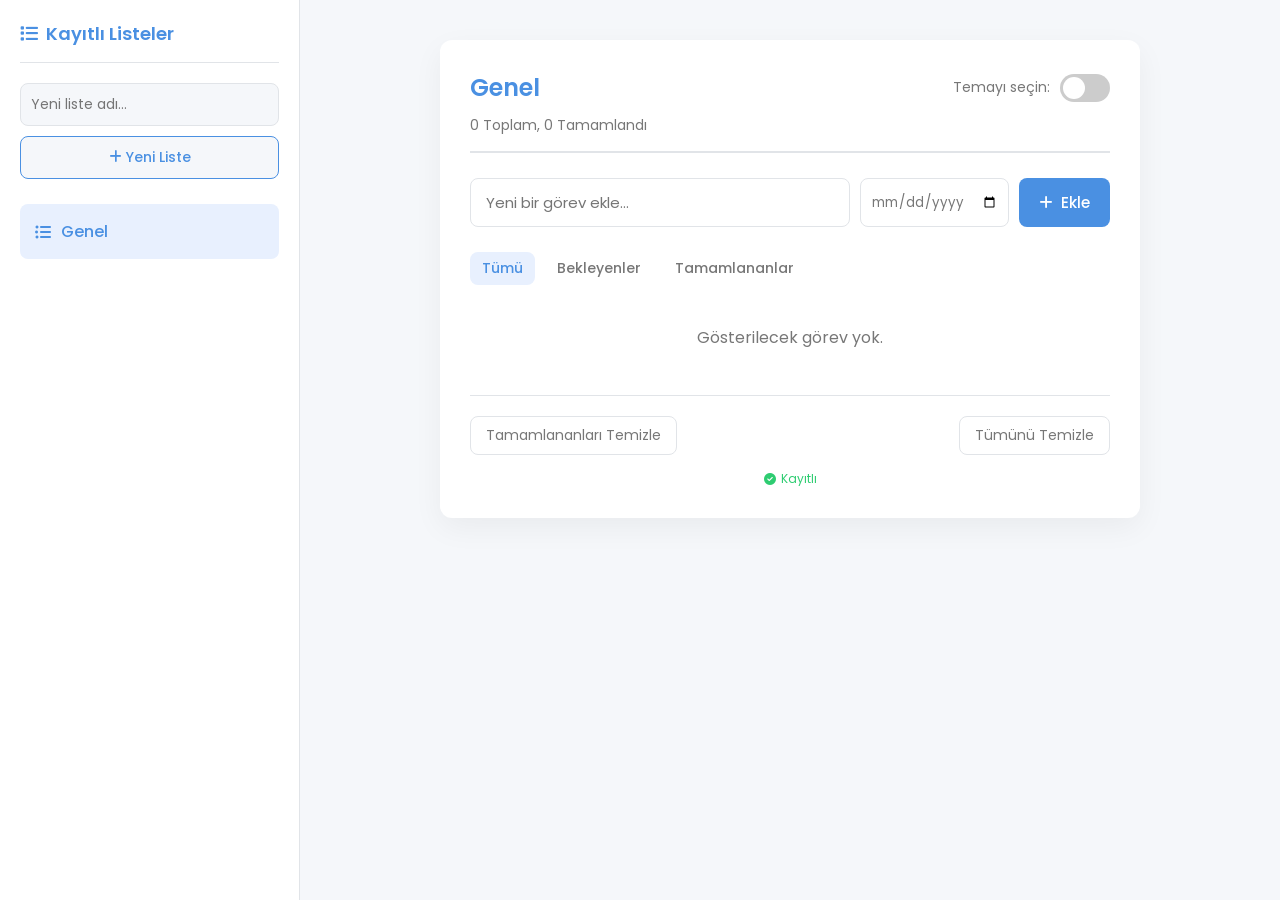
<file: index.html>
<!DOCTYPE html>
<html lang="tr">
<head>
    <meta charset="UTF-8">
    <meta name="viewport" content="width=device-width, initial-scale=1.0">
    <title>Kapsamlı Todo List</title>
    <link rel="stylesheet" href="style.css">
    <!-- Font Awesome for icons -->
    <link rel="stylesheet" href="https://cdnjs.cloudflare.com/ajax/libs/font-awesome/6.4.0/css/all.min.css">
    <!-- Google Fonts -->
    <link href="https://fonts.googleapis.com/css2?family=Poppins:wght@300;400;500;600&display=swap" rel="stylesheet">
</head>
<body>
    <div class="app-layout">
        <!-- Sidebar for Lists -->
        <aside class="sidebar">
            <div class="sidebar-header">
                <h2><i class="fas fa-list"></i> Kayıtlı Listeler</h2>
                <button id="mobile-menu-close" class="mobile-only"><i class="fas fa-times"></i></button>
            </div>

            <div class="new-list-section">
                <input type="text" id="new-list-name" placeholder="Yeni liste adı...">
                <button id="create-list-btn"><i class="fas fa-plus"></i> Yeni Liste</button>
            </div>

            <ul id="saved-lists" class="saved-lists">
                <!-- Lists will be populated here by JS -->
                <li class="empty-msg">Henüz kayıtlı liste yok.</li>
            </ul>
        </aside>

        <!-- Main Content -->
        <main class="main-content">
            <div class="container">
                <header>
                    <div class="header-top">
                        <div class="title-section">
                            <button id="mobile-menu-open" class="mobile-only"><i class="fas fa-bars"></i></button>
                            <h1 id="current-list-title">Yapılacaklar Listesi</h1>
                        </div>
                        <div class="theme-switch-wrapper">
                    <span id="theme-text">Temayı seçin:</span>
                    <label class="theme-switch" for="checkbox">
                        <input type="checkbox" id="checkbox" />
                        <div class="slider round"></div>
                    </label>
                </div>
            </div>
            <div class="stats">
                <span id="total-tasks">0</span> Toplam,
                <span id="completed-tasks">0</span> Tamamlandı
            </div>
        </header>

        <div class="input-section">
            <input type="text" id="todo-input" placeholder="Yeni bir görev ekle...">
            <input type="date" id="todo-date" title="Bitiş Tarihi">
            <button id="add-btn"><i class="fas fa-plus"></i> Ekle</button>
        </div>

        <div class="filters">
            <button class="filter-btn active" data-filter="all">Tümü</button>
            <button class="filter-btn" data-filter="pending">Bekleyenler</button>
            <button class="filter-btn" data-filter="completed">Tamamlananlar</button>
        </div>

        <ul id="todo-list">
            <!-- Todo items will be inserted here by JavaScript -->
        </ul>

                <div class="actions">
                    <button id="clear-completed">Tamamlananları Temizle</button>
                    <button id="clear-all">Tümünü Temizle</button>
                </div>

                <div class="sync-status">
                    <span id="sync-icon"><i class="fas fa-cloud-upload-alt"></i></span>
                    <span id="sync-text">Bulut ile senkronize edildi</span>
                </div>
            </div>
        </main>
    </div>

    <script src="script.js"></script>
</body>
</html>
</file>
<file: style.css>
:root {
    --primary-color: #4a90e2;
    --primary-hover: #357abd;
    --bg-color: #f5f7fa;
    --container-bg: #ffffff;
    --text-main: #333333;
    --text-muted: #777777;
    --border-color: #e1e4e8;
    --success-color: #2ecc71;
    --danger-color: #e74c3c;
    --warning-color: #f39c12;
    --shadow: 0 10px 30px rgba(0, 0, 0, 0.05);
    --border-radius: 12px;
    --li-bg: #ffffff;
    --li-hover-shadow: rgba(0,0,0,0.03);
    --filter-active-bg: #e8f0fe;
    --sidebar-bg: #ffffff;
    --sidebar-text: #333333;
    --sidebar-border: #e1e4e8;
    --sidebar-hover: #f5f7fa;
    --sidebar-active: #e8f0fe;
}

[data-theme="dark"] {
    --bg-color: #121212;
    --container-bg: #1e1e1e;
    --text-main: #e0e0e0;
    --text-muted: #a0a0a0;
    --border-color: #333333;
    --li-bg: #2d2d2d;
    --li-hover-shadow: rgba(255,255,255,0.05);
    --filter-active-bg: #3a3a3a;
    --shadow: 0 10px 30px rgba(0, 0, 0, 0.3);
    --sidebar-bg: #1e1e1e;
    --sidebar-text: #e0e0e0;
    --sidebar-border: #333333;
    --sidebar-hover: #2d2d2d;
    --sidebar-active: #3a3a3a;
}

* {
    margin: 0;
    padding: 0;
    box-sizing: border-box;
}

body {
    font-family: 'Poppins', sans-serif;
    background-color: var(--bg-color);
    color: var(--text-main);
    min-height: 100vh;
    overflow-x: hidden;
}

.app-layout {
    display: flex;
    min-height: 100vh;
    width: 100%;
}

/* Sidebar Styling */
.sidebar {
    width: 300px;
    background-color: var(--sidebar-bg);
    border-right: 1px solid var(--sidebar-border);
    display: flex;
    flex-direction: column;
    height: 100vh;
    position: sticky;
    top: 0;
    padding: 20px;
    z-index: 10;
    transition: transform 0.3s ease;
}

.sidebar-header {
    display: flex;
    justify-content: space-between;
    align-items: center;
    margin-bottom: 20px;
    padding-bottom: 15px;
    border-bottom: 1px solid var(--sidebar-border);
}

.sidebar h2 {
    font-size: 18px;
    font-weight: 600;
    color: var(--primary-color);
    display: flex;
    align-items: center;
    gap: 8px;
}

.new-list-section {
    display: flex;
    flex-direction: column;
    gap: 10px;
    margin-bottom: 25px;
}

#new-list-name {
    width: 100%;
    padding: 10px;
    border: 1px solid var(--sidebar-border);
    border-radius: 8px;
    font-size: 14px;
    background-color: var(--bg-color);
    color: var(--text-main);
}

#create-list-btn {
    background-color: var(--bg-color);
    color: var(--primary-color);
    border: 1px solid var(--primary-color);
    padding: 10px;
    width: 100%;
    font-size: 14px;
    font-weight: 500;
}

#create-list-btn:hover {
    background-color: var(--primary-color);
    color: white;
}

.saved-lists {
    flex: 1;
    overflow-y: auto;
    list-style: none;
    margin: 0;
    padding: 0;
}

.saved-lists li {
    background-color: transparent;
    border: none;
    border-radius: 8px;
    padding: 12px 15px;
    margin-bottom: 5px;
    display: flex;
    justify-content: space-between;
    align-items: center;
    cursor: pointer;
    box-shadow: none;
    color: var(--sidebar-text);
}

.saved-lists li:hover {
    background-color: var(--sidebar-hover);
    transform: none;
}

.saved-lists li.active {
    background-color: var(--sidebar-active);
    color: var(--primary-color);
    font-weight: 500;
}

.saved-lists li .list-name {
    display: flex;
    align-items: center;
    gap: 10px;
    flex: 1;
    overflow: hidden;
    white-space: nowrap;
    text-overflow: ellipsis;
}

.saved-lists li.empty-msg {
    color: var(--text-muted);
    font-size: 14px;
    text-align: center;
    display: block;
    cursor: default;
    background: transparent;
}

.saved-lists li.empty-msg:hover {
    background: transparent;
}

.delete-list-btn {
    background: transparent;
    color: var(--danger-color);
    padding: 5px;
    font-size: 14px;
    opacity: 0;
    transition: opacity 0.2s;
}

.saved-lists li:hover .delete-list-btn {
    opacity: 1;
}

.delete-list-btn:hover {
    color: #c0392b;
}

/* Main Content Styling */
.main-content {
    flex: 1;
    display: flex;
    justify-content: center;
    align-items: flex-start;
    padding: 40px 20px;
    min-width: 0; /* allows children to truncate text if needed */
}

.container {
    background-color: var(--container-bg);
    width: 100%;
    max-width: 700px;
    border-radius: var(--border-radius);
    box-shadow: var(--shadow);
    padding: 30px;
}

.title-section {
    display: flex;
    align-items: center;
    gap: 15px;
}

.mobile-only {
    display: none;
    background: transparent;
    color: var(--text-main);
    font-size: 20px;
    padding: 5px;
}

header {
    display: flex;
    flex-direction: column;
    margin-bottom: 25px;
    border-bottom: 2px solid var(--border-color);
    padding-bottom: 15px;
}

.header-top {
    display: flex;
    justify-content: space-between;
    align-items: center;
    width: 100%;
    margin-bottom: 10px;
}

/* Theme Switcher Styles (iOS Style) */
.theme-switch-wrapper {
    display: flex;
    align-items: center;
}

#theme-text {
    font-size: 14px;
    color: var(--text-muted);
    margin-right: 10px;
}

.theme-switch {
    display: inline-block;
    height: 28px;
    position: relative;
    width: 50px;
}

.theme-switch input {
    display: none;
}

.slider {
    background-color: #ccc;
    bottom: 0;
    cursor: pointer;
    left: 0;
    position: absolute;
    right: 0;
    top: 0;
    transition: .4s;
}

.slider:before {
    background-color: #fff;
    bottom: 3px;
    content: "";
    height: 22px;
    left: 3px;
    position: absolute;
    transition: .4s;
    width: 22px;
}

input:checked + .slider {
    background-color: var(--success-color);
}

input:checked + .slider:before {
    transform: translateX(22px);
}

.slider.round {
    border-radius: 28px;
}

.slider.round:before {
    border-radius: 50%;
}

h1 {
    font-size: 24px;
    font-weight: 600;
    color: var(--primary-color);
}

.stats {
    font-size: 14px;
    color: var(--text-muted);
}

.input-section {
    display: flex;
    gap: 10px;
    margin-bottom: 25px;
}

input[type="text"], input[type="date"] {
    background-color: var(--container-bg);
    color: var(--text-main);
}

input[type="text"] {
    flex: 1;
    padding: 12px 15px;
    border: 1px solid var(--border-color);
    border-radius: 8px;
    font-size: 15px;
    font-family: inherit;
    transition: border-color 0.3s;
}

input[type="text"]:focus {
    outline: none;
    border-color: var(--primary-color);
}

input[type="date"] {
    padding: 10px;
    border: 1px solid var(--border-color);
    border-radius: 8px;
    font-family: inherit;
    color: var(--text-muted);
}

button {
    font-family: inherit;
    cursor: pointer;
    border: none;
    border-radius: 8px;
    transition: all 0.3s ease;
}

#add-btn {
    background-color: var(--primary-color);
    color: white;
    padding: 0 20px;
    font-weight: 500;
    font-size: 15px;
    display: flex;
    align-items: center;
    gap: 8px;
}

#add-btn:hover {
    background-color: var(--primary-hover);
}

.filters {
    display: flex;
    gap: 10px;
    margin-bottom: 20px;
}

.filter-btn {
    background-color: transparent;
    color: var(--text-muted);
    padding: 6px 12px;
    font-size: 14px;
    font-weight: 500;
}

.filter-btn:hover {
    color: var(--primary-color);
}

.filter-btn.active {
    background-color: var(--filter-active-bg);
    color: var(--primary-color);
}

ul {
    list-style: none;
    margin-bottom: 25px;
}

li {
    background-color: var(--li-bg);
    border: 1px solid var(--border-color);
    border-radius: 8px;
    padding: 15px;
    margin-bottom: 10px;
    display: flex;
    justify-content: space-between;
    align-items: center;
    transition: transform 0.2s, box-shadow 0.2s;
}

li:hover {
    transform: translateY(-2px);
    box-shadow: 0 4px 10px var(--li-hover-shadow);
}

li.completed .task-text {
    text-decoration: line-through;
    color: var(--text-muted);
}

.task-info {
    display: flex;
    align-items: center;
    gap: 15px;
    flex: 1;
}

.checkbox {
    appearance: none;
    width: 20px;
    height: 20px;
    border: 2px solid var(--border-color);
    border-radius: 50%;
    cursor: pointer;
    position: relative;
    transition: all 0.2s;
}

.checkbox:checked {
    background-color: var(--success-color);
    border-color: var(--success-color);
}

.checkbox:checked::after {
    content: '\f00c';
    font-family: 'Font Awesome 6 Free';
    font-weight: 900;
    color: white;
    font-size: 12px;
    position: absolute;
    top: 50%;
    left: 50%;
    transform: translate(-50%, -50%);
}

.task-content {
    display: flex;
    flex-direction: column;
}

.task-text {
    font-size: 16px;
    word-break: break-all;
}

.task-date {
    font-size: 12px;
    color: var(--text-muted);
    margin-top: 4px;
}

.task-date.overdue {
    color: var(--danger-color);
    font-weight: 500;
}

.task-actions {
    display: flex;
    gap: 10px;
}

.edit-btn, .delete-btn {
    background: transparent;
    padding: 5px;
    font-size: 16px;
}

.edit-btn {
    color: var(--warning-color);
}

.edit-btn:hover {
    color: #d68910;
}

.delete-btn {
    color: var(--danger-color);
}

.delete-btn:hover {
    color: #c0392b;
}

.actions {
    display: flex;
    justify-content: space-between;
    border-top: 1px solid var(--border-color);
    padding-top: 20px;
}

#clear-completed, #clear-all {
    background-color: transparent;
    font-size: 14px;
    color: var(--text-muted);
    padding: 8px 15px;
    border: 1px solid var(--border-color);
}

#clear-completed:hover {
    color: var(--text-main);
    border-color: var(--text-muted);
}

#clear-all:hover {
    color: var(--danger-color);
    border-color: var(--danger-color);
}

.sync-status {
    text-align: center;
    margin-top: 15px;
    font-size: 12px;
    color: var(--text-muted);
    display: flex;
    align-items: center;
    justify-content: center;
    gap: 5px;
}

.sync-status.saving {
    color: var(--warning-color);
}

.sync-status.success {
    color: var(--success-color);
}

/* Edit Mode styling */
.edit-input {
    background-color: var(--container-bg);
    color: var(--text-main);
    font-family: inherit;
    font-size: 16px;
    padding: 5px;
    border: 1px solid var(--primary-color);
    border-radius: 4px;
    width: 100%;
}

@media (max-width: 768px) {
    .mobile-only {
        display: block;
    }

    .sidebar {
        position: fixed;
        left: 0;
        top: 0;
        transform: translateX(-100%);
        box-shadow: 2px 0 10px rgba(0,0,0,0.1);
    }

    .sidebar.open {
        transform: translateX(0);
    }

    [data-theme="dark"] .sidebar {
        box-shadow: 2px 0 10px rgba(0,0,0,0.5);
    }

    .main-content {
        padding: 20px 10px;
    }

    .container {
        padding: 20px;
    }
}

@media (max-width: 500px) {
    .header-top {
        flex-direction: column;
        align-items: flex-start;
        gap: 15px;
    }

    .title-section {
        width: 100%;
        justify-content: space-between;
    }

    .theme-switch-wrapper {
        align-self: flex-end;
    }

    .input-section {
        flex-direction: column;
    }

    #add-btn {
        padding: 12px;
        justify-content: center;
    }

    .task-actions {
        flex-direction: column;
        gap: 5px;
    }
}
</file>
